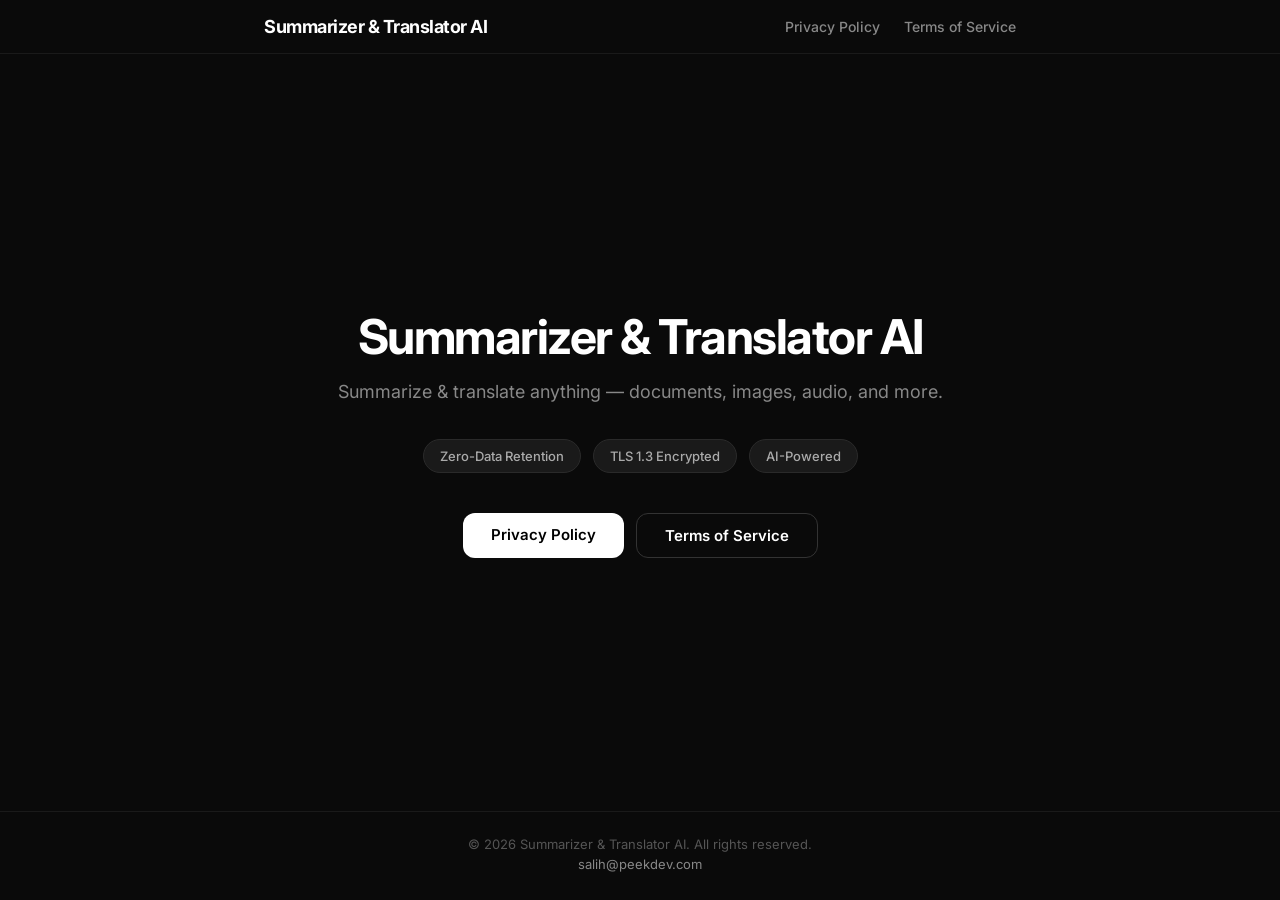
<file: index.html>
<!DOCTYPE html>
<html lang="en">
<head>
    <meta charset="UTF-8">
    <meta name="viewport" content="width=device-width, initial-scale=1.0">
    <title>Summarizer & Translator AI</title>
    <link rel="stylesheet" href="style.css">
    <link rel="preconnect" href="https://fonts.googleapis.com">
    <link rel="preconnect" href="https://fonts.gstatic.com" crossorigin>
    <link href="https://fonts.googleapis.com/css2?family=Inter:wght@400;500;600;700&display=swap" rel="stylesheet">
</head>
<body>
    <nav>
        <div class="nav-container">
            <a href="/" class="logo">Summarizer & Translator AI</a>
            <div class="nav-links">
                <a href="privacy.html">Privacy Policy</a>
                <a href="terms.html">Terms of Service</a>
            </div>
        </div>
    </nav>

    <main class="hero">
        <h1>Summarizer & Translator AI</h1>
        <p class="tagline">Summarize & translate anything — documents, images, audio, and more.</p>
        <div class="badges">
            <span class="badge">Zero-Data Retention</span>
            <span class="badge">TLS 1.3 Encrypted</span>
            <span class="badge">AI-Powered</span>
        </div>
        <div class="links">
            <a href="privacy.html" class="btn">Privacy Policy</a>
            <a href="terms.html" class="btn btn-outline">Terms of Service</a>
        </div>
    </main>

    <footer>
        <p>&copy; 2026 Summarizer & Translator AI. All rights reserved.</p>
        <p><a href="mailto:salih@peekdev.com">salih@peekdev.com</a></p>
    </footer>
</body>
</html>
</file>
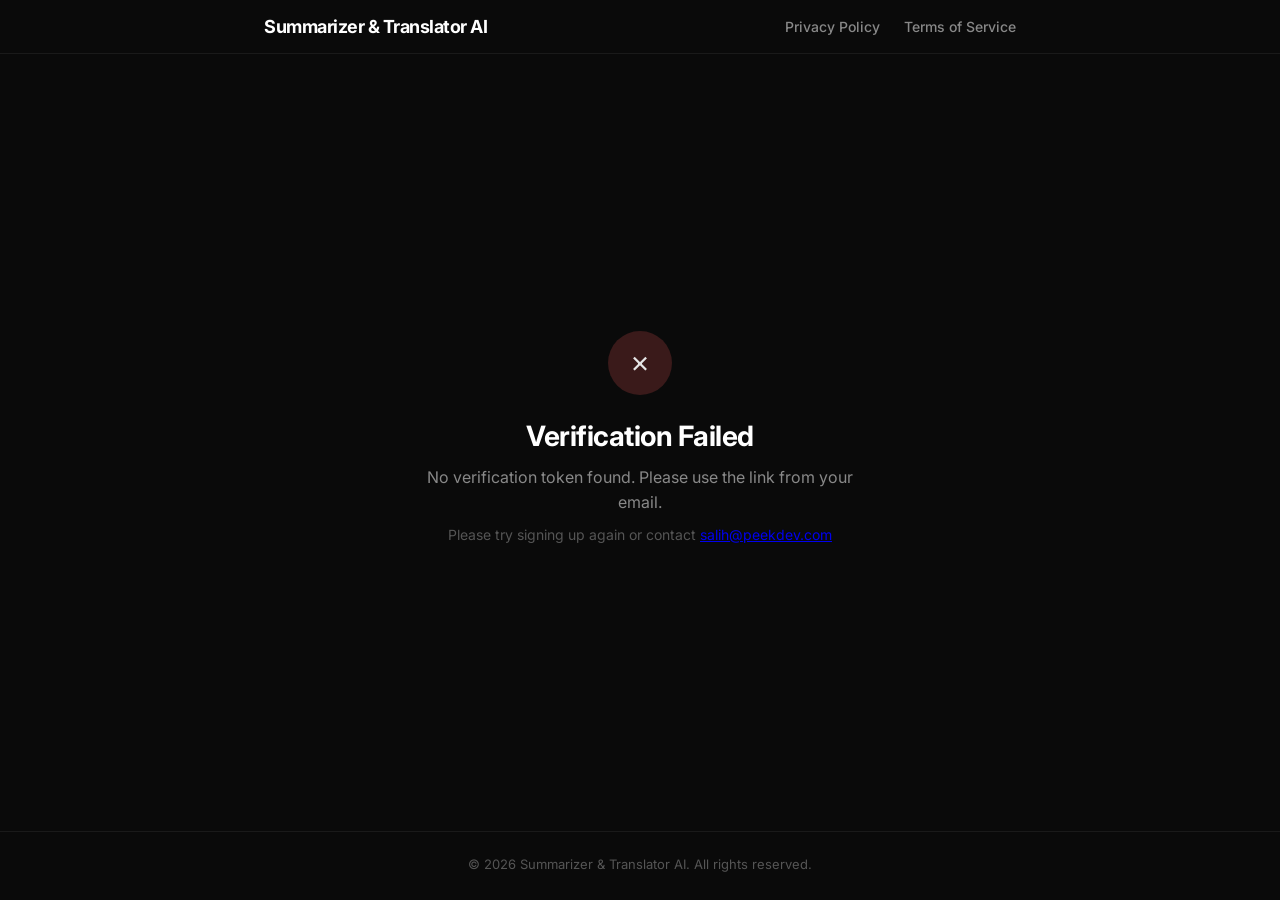
<file: confirm.html>
<!DOCTYPE html>
<html lang="en">
<head>
    <meta charset="UTF-8">
    <meta name="viewport" content="width=device-width, initial-scale=1.0">
    <title>Email Verification - Summarizer & Translator AI</title>
    <link rel="stylesheet" href="style.css">
    <link rel="preconnect" href="https://fonts.googleapis.com">
    <link rel="preconnect" href="https://fonts.gstatic.com" crossorigin>
    <link href="https://fonts.googleapis.com/css2?family=Inter:wght@400;500;600;700&display=swap" rel="stylesheet">
</head>
<body>
    <nav>
        <div class="nav-container">
            <a href="/" class="logo">Summarizer & Translator AI</a>
            <div class="nav-links">
                <a href="privacy.html">Privacy Policy</a>
                <a href="terms.html">Terms of Service</a>
            </div>
        </div>
    </nav>

    <div class="confirm-container" id="loading">
        <div class="spinner"></div>
        <h1>Verifying your email...</h1>
        <p>Please wait a moment.</p>
    </div>

    <div class="confirm-container" id="success" style="display:none;">
        <div class="confirm-icon">&#10003;</div>
        <h1>Email Verified!</h1>
        <p>Your email has been successfully verified.</p>
        <p>Open the <strong>Summarizer & Translator AI</strong> app, tap <strong>Sign In</strong>, and log in with your email and password.</p>
        <p class="sub">You can close this page now.</p>
    </div>

    <div class="confirm-container" id="error" style="display:none;">
        <div class="confirm-icon error">&#10007;</div>
        <h1>Verification Failed</h1>
        <p id="error-message">The verification link may have expired or is invalid.</p>
        <p class="sub">Please try signing up again or contact <a href="mailto:salih@peekdev.com">salih@peekdev.com</a></p>
    </div>

    <footer>
        <p>&copy; 2026 Summarizer & Translator AI. All rights reserved.</p>
    </footer>

    <script>
        async function verifyEmail() {
            const searchParams = new URLSearchParams(window.location.search);
            const hash = window.location.hash.substring(1);
            const hashParams = new URLSearchParams(hash);

            const code = searchParams.get('code');
            const tokenHash = searchParams.get('token_hash');
            const type = searchParams.get('type');
            const accessToken = hashParams.get('access_token');

            if (code) {
                // PKCE flow: Supabase already verified the token server-side
                // and redirected here with a code — verification is complete
                showSuccess();
            } else if (tokenHash && type) {
                // Direct token_hash flow
                try {
                    const supabaseUrl = 'https://fndysksfjlkbwyxsxkyt.supabase.co';
                    const supabaseKey = 'eyJhbGciOiJIUzI1NiIsInR5cCI6IkpXVCJ9.eyJpc3MiOiJzdXBhYmFzZSIsInJlZiI6ImZuZHlza3NmamxrYnd5eHN4a3l0Iiwicm9sZSI6ImFub24iLCJpYXQiOjE3NzI3NTIxOTMsImV4cCI6MjA4ODMyODE5M30.mudD_uj1-pxfGpCyIdZ0vXCAn6cI6sPimbEryB2TaEU';
                    const response = await fetch(`${supabaseUrl}/auth/v1/verify`, {
                        method: 'POST',
                        headers: {
                            'Content-Type': 'application/json',
                            'apikey': supabaseKey
                        },
                        body: JSON.stringify({ token_hash: tokenHash, type: type })
                    });
                    if (response.ok) {
                        showSuccess();
                    } else {
                        const data = await response.json();
                        showError(data.error_description || data.msg || 'Verification failed.');
                    }
                } catch (e) {
                    showError('Network error. Please try again.');
                }
            } else if (accessToken) {
                // Implicit flow
                showSuccess();
            } else {
                showError('No verification token found. Please use the link from your email.');
            }
        }

        function showSuccess() {
            document.getElementById('loading').style.display = 'none';
            document.getElementById('success').style.display = 'flex';
        }

        function showError(message) {
            document.getElementById('loading').style.display = 'none';
            document.getElementById('error').style.display = 'flex';
            if (message) {
                document.getElementById('error-message').textContent = message;
            }
        }

        verifyEmail();
    </script>
</body>
</html>
</file>
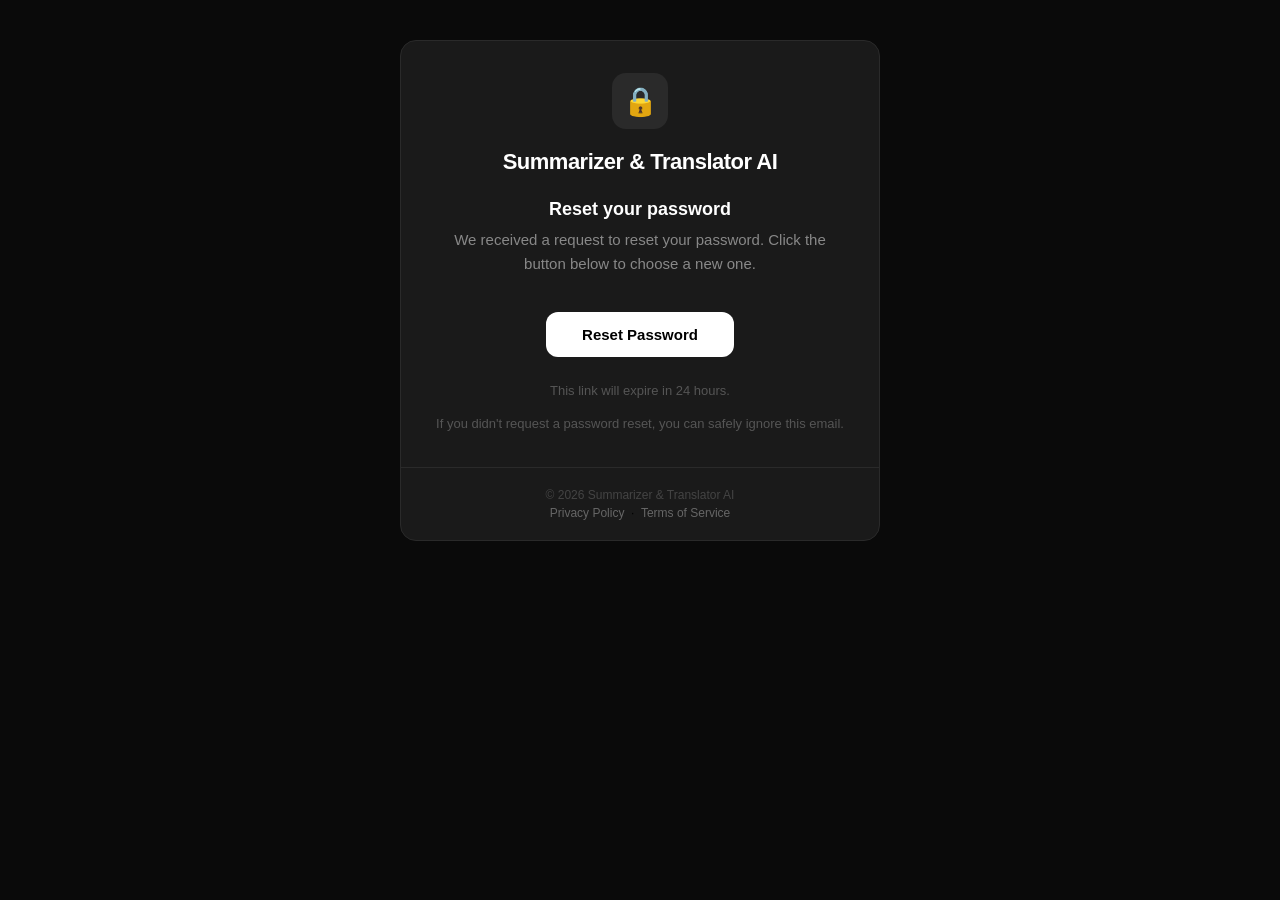
<file: email-template-reset.html>
<!DOCTYPE html>
<html>
<head>
  <meta charset="utf-8">
  <meta name="viewport" content="width=device-width, initial-scale=1.0">
</head>
<body style="margin:0;padding:0;background-color:#0a0a0a;font-family:-apple-system,BlinkMacSystemFont,'Segoe UI',Roboto,'Helvetica Neue',Arial,sans-serif;">
  <table role="presentation" width="100%" cellpadding="0" cellspacing="0" style="background-color:#0a0a0a;padding:40px 0;">
    <tr>
      <td align="center">
        <table role="presentation" width="480" cellpadding="0" cellspacing="0" style="max-width:480px;width:100%;background-color:#1a1a1a;border-radius:16px;border:1px solid #2a2a2a;overflow:hidden;">

          <!-- Header -->
          <tr>
            <td style="padding:32px 32px 0;text-align:center;">
              <div style="width:56px;height:56px;background-color:#2a2a2a;border-radius:14px;display:inline-flex;align-items:center;justify-content:center;margin-bottom:20px;">
                <span style="font-size:28px;">&#128274;</span>
              </div>
              <h1 style="margin:0;font-size:22px;font-weight:700;color:#ffffff;letter-spacing:-0.5px;">
                Summarizer & Translator AI
              </h1>
            </td>
          </tr>

          <!-- Body -->
          <tr>
            <td style="padding:24px 32px 12px;text-align:center;">
              <h2 style="margin:0 0 8px;font-size:18px;font-weight:600;color:#ffffff;">
                Reset your password
              </h2>
              <p style="margin:0;font-size:15px;color:#888888;line-height:1.6;">
                We received a request to reset your password. Click the button below to choose a new one.
              </p>
            </td>
          </tr>

          <!-- Button -->
          <tr>
            <td style="padding:24px 32px;text-align:center;">
              <a href="https://sbkokesmer.github.io/summarizer-website/reset-password.html"
                 style="display:inline-block;padding:14px 36px;background-color:#ffffff;color:#000000;font-size:15px;font-weight:600;text-decoration:none;border-radius:12px;">
                Reset Password
              </a>
            </td>
          </tr>

          <!-- Note -->
          <tr>
            <td style="padding:0 32px 12px;text-align:center;">
              <p style="margin:0;font-size:13px;color:#555555;line-height:1.6;">
                This link will expire in 24 hours.
              </p>
            </td>
          </tr>
          <tr>
            <td style="padding:0 32px 32px;text-align:center;">
              <p style="margin:0;font-size:13px;color:#555555;line-height:1.6;">
                If you didn't request a password reset, you can safely ignore this email.
              </p>
            </td>
          </tr>

          <!-- Footer -->
          <tr>
            <td style="padding:20px 32px;border-top:1px solid #2a2a2a;text-align:center;">
              <p style="margin:0;font-size:12px;color:#444444;">
                &copy; 2026 Summarizer & Translator AI
              </p>
              <p style="margin:4px 0 0;font-size:12px;">
                <a href="https://sbkokesmer.github.io/summarizer-website/privacy.html" style="color:#666666;text-decoration:none;">Privacy Policy</a>
                &nbsp;&middot;&nbsp;
                <a href="https://sbkokesmer.github.io/summarizer-website/terms.html" style="color:#666666;text-decoration:none;">Terms of Service</a>
              </p>
            </td>
          </tr>

        </table>
      </td>
    </tr>
  </table>
</body>
</html>
</file>
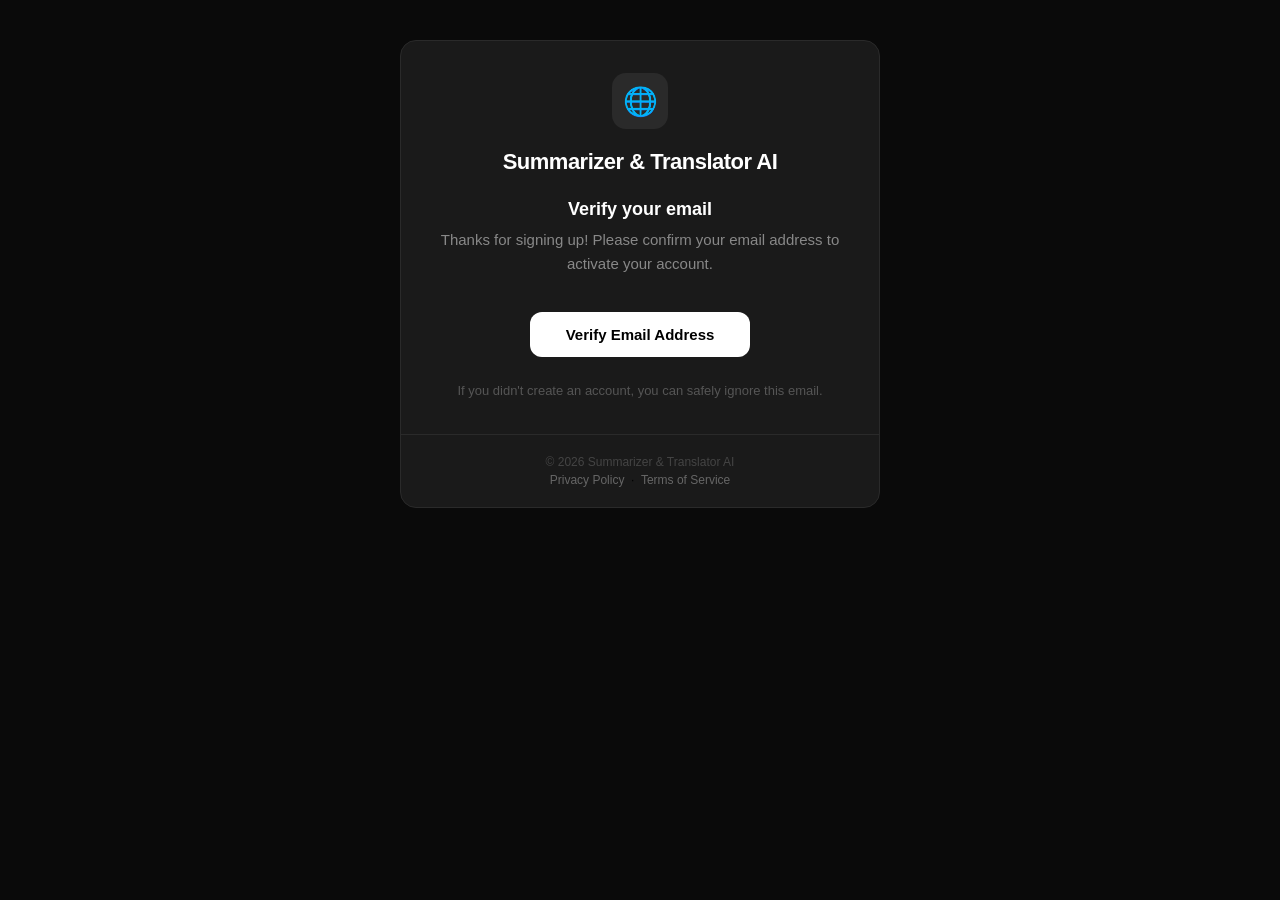
<file: email-template.html>
<!DOCTYPE html>
<html>
<head>
  <meta charset="utf-8">
  <meta name="viewport" content="width=device-width, initial-scale=1.0">
</head>
<body style="margin:0;padding:0;background-color:#0a0a0a;font-family:-apple-system,BlinkMacSystemFont,'Segoe UI',Roboto,'Helvetica Neue',Arial,sans-serif;">
  <table role="presentation" width="100%" cellpadding="0" cellspacing="0" style="background-color:#0a0a0a;padding:40px 0;">
    <tr>
      <td align="center">
        <table role="presentation" width="480" cellpadding="0" cellspacing="0" style="max-width:480px;width:100%;background-color:#1a1a1a;border-radius:16px;border:1px solid #2a2a2a;overflow:hidden;">

          <!-- Header -->
          <tr>
            <td style="padding:32px 32px 0;text-align:center;">
              <div style="width:56px;height:56px;background-color:#2a2a2a;border-radius:14px;display:inline-flex;align-items:center;justify-content:center;margin-bottom:20px;">
                <span style="font-size:28px;">&#127760;</span>
              </div>
              <h1 style="margin:0;font-size:22px;font-weight:700;color:#ffffff;letter-spacing:-0.5px;">
                Summarizer & Translator AI
              </h1>
            </td>
          </tr>

          <!-- Body -->
          <tr>
            <td style="padding:24px 32px 12px;text-align:center;">
              <h2 style="margin:0 0 8px;font-size:18px;font-weight:600;color:#ffffff;">
                Verify your email
              </h2>
              <p style="margin:0;font-size:15px;color:#888888;line-height:1.6;">
                Thanks for signing up! Please confirm your email address to activate your account.
              </p>
            </td>
          </tr>

          <!-- Button -->
          <tr>
            <td style="padding:24px 32px;text-align:center;">
              <a href="https://sbkokesmer.github.io/summarizer-website/confirm.html?token_hash={{ .TokenHash }}&type=signup"
                 style="display:inline-block;padding:14px 36px;background-color:#ffffff;color:#000000;font-size:15px;font-weight:600;text-decoration:none;border-radius:12px;">
                Verify Email Address
              </a>
            </td>
          </tr>

          <!-- Note -->
          <tr>
            <td style="padding:0 32px 32px;text-align:center;">
              <p style="margin:0;font-size:13px;color:#555555;line-height:1.6;">
                If you didn't create an account, you can safely ignore this email.
              </p>
            </td>
          </tr>

          <!-- Footer -->
          <tr>
            <td style="padding:20px 32px;border-top:1px solid #2a2a2a;text-align:center;">
              <p style="margin:0;font-size:12px;color:#444444;">
                &copy; 2026 Summarizer & Translator AI
              </p>
              <p style="margin:4px 0 0;font-size:12px;">
                <a href="https://sbkokesmer.github.io/summarizer-website/privacy.html" style="color:#666666;text-decoration:none;">Privacy Policy</a>
                &nbsp;&middot;&nbsp;
                <a href="https://sbkokesmer.github.io/summarizer-website/terms.html" style="color:#666666;text-decoration:none;">Terms of Service</a>
              </p>
            </td>
          </tr>

        </table>
      </td>
    </tr>
  </table>
</body>
</html>
</file>
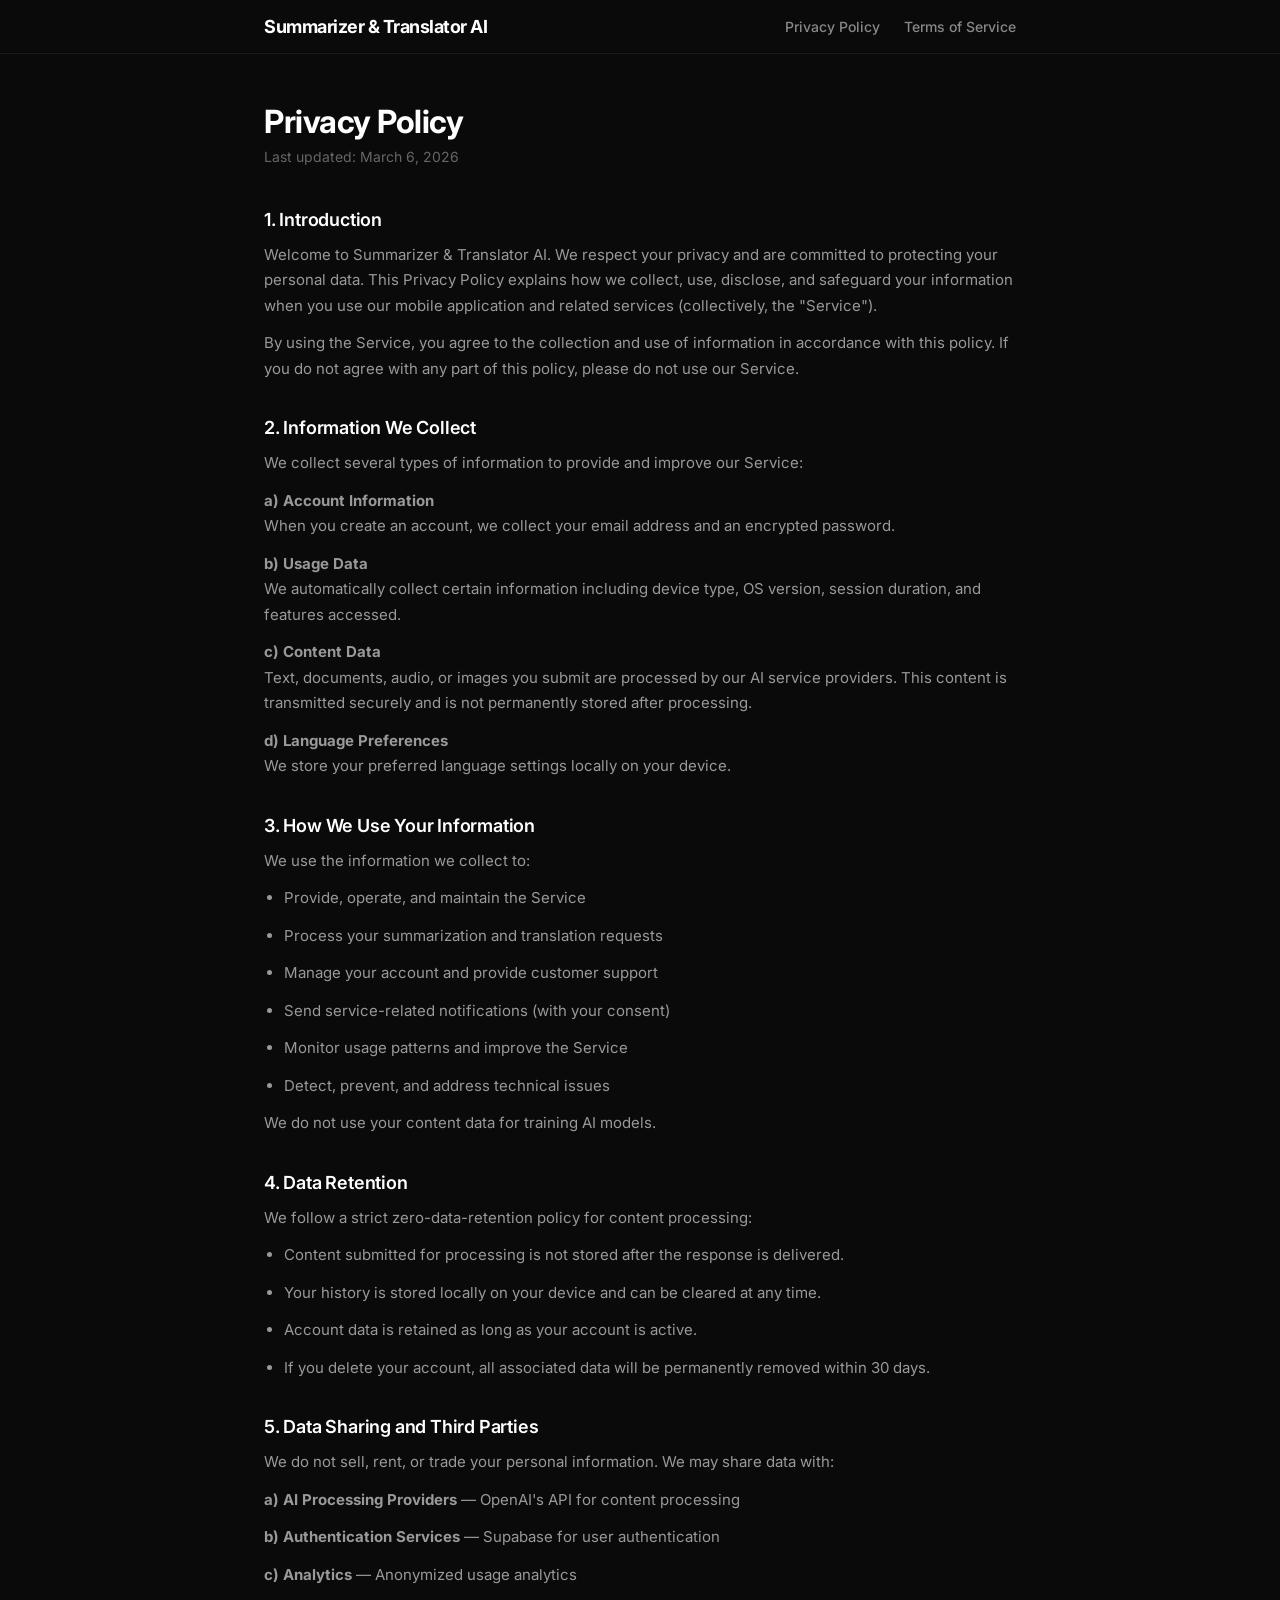
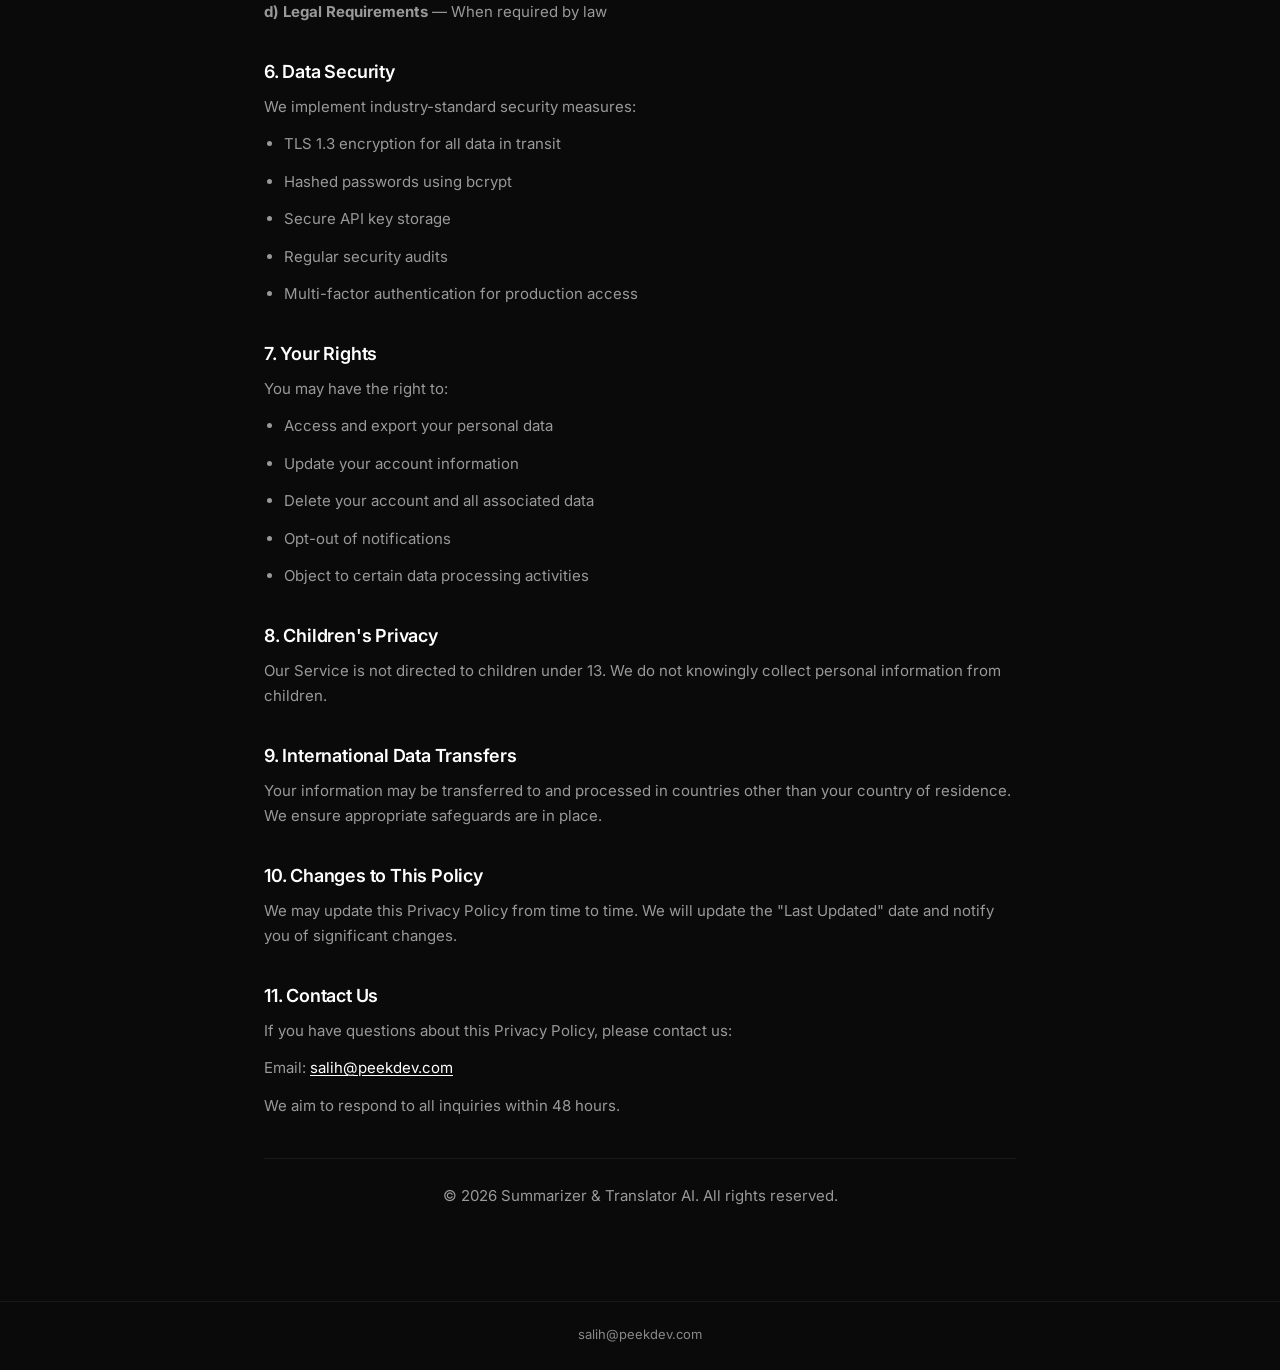
<file: privacy.html>
<!DOCTYPE html>
<html lang="en">
<head>
    <meta charset="UTF-8">
    <meta name="viewport" content="width=device-width, initial-scale=1.0">
    <title>Privacy Policy - Summarizer & Translator AI</title>
    <link rel="stylesheet" href="style.css">
    <link rel="preconnect" href="https://fonts.googleapis.com">
    <link rel="preconnect" href="https://fonts.gstatic.com" crossorigin>
    <link href="https://fonts.googleapis.com/css2?family=Inter:wght@400;500;600;700&display=swap" rel="stylesheet">
</head>
<body>
    <nav>
        <div class="nav-container">
            <a href="/" class="logo">Summarizer & Translator AI</a>
            <div class="nav-links">
                <a href="privacy.html">Privacy Policy</a>
                <a href="terms.html">Terms of Service</a>
            </div>
        </div>
    </nav>

    <div class="page-content">
        <h1>Privacy Policy</h1>
        <p class="updated">Last updated: March 6, 2026</p>

        <h2>1. Introduction</h2>
        <p>Welcome to Summarizer & Translator AI. We respect your privacy and are committed to protecting your personal data. This Privacy Policy explains how we collect, use, disclose, and safeguard your information when you use our mobile application and related services (collectively, the "Service").</p>
        <p>By using the Service, you agree to the collection and use of information in accordance with this policy. If you do not agree with any part of this policy, please do not use our Service.</p>

        <h2>2. Information We Collect</h2>
        <p>We collect several types of information to provide and improve our Service:</p>
        <p><strong>a) Account Information</strong><br>When you create an account, we collect your email address and an encrypted password.</p>
        <p><strong>b) Usage Data</strong><br>We automatically collect certain information including device type, OS version, session duration, and features accessed.</p>
        <p><strong>c) Content Data</strong><br>Text, documents, audio, or images you submit are processed by our AI service providers. This content is transmitted securely and is not permanently stored after processing.</p>
        <p><strong>d) Language Preferences</strong><br>We store your preferred language settings locally on your device.</p>

        <h2>3. How We Use Your Information</h2>
        <p>We use the information we collect to:</p>
        <ul>
            <li>Provide, operate, and maintain the Service</li>
            <li>Process your summarization and translation requests</li>
            <li>Manage your account and provide customer support</li>
            <li>Send service-related notifications (with your consent)</li>
            <li>Monitor usage patterns and improve the Service</li>
            <li>Detect, prevent, and address technical issues</li>
        </ul>
        <p>We do not use your content data for training AI models.</p>

        <h2>4. Data Retention</h2>
        <p>We follow a strict zero-data-retention policy for content processing:</p>
        <ul>
            <li>Content submitted for processing is not stored after the response is delivered.</li>
            <li>Your history is stored locally on your device and can be cleared at any time.</li>
            <li>Account data is retained as long as your account is active.</li>
            <li>If you delete your account, all associated data will be permanently removed within 30 days.</li>
        </ul>

        <h2>5. Data Sharing and Third Parties</h2>
        <p>We do not sell, rent, or trade your personal information. We may share data with:</p>
        <p><strong>a) AI Processing Providers</strong> — OpenAI's API for content processing</p>
        <p><strong>b) Authentication Services</strong> — Supabase for user authentication</p>
        <p><strong>c) Analytics</strong> — Anonymized usage analytics</p>
        <p><strong>d) Legal Requirements</strong> — When required by law</p>

        <h2>6. Data Security</h2>
        <p>We implement industry-standard security measures:</p>
        <ul>
            <li>TLS 1.3 encryption for all data in transit</li>
            <li>Hashed passwords using bcrypt</li>
            <li>Secure API key storage</li>
            <li>Regular security audits</li>
            <li>Multi-factor authentication for production access</li>
        </ul>

        <h2>7. Your Rights</h2>
        <p>You may have the right to:</p>
        <ul>
            <li>Access and export your personal data</li>
            <li>Update your account information</li>
            <li>Delete your account and all associated data</li>
            <li>Opt-out of notifications</li>
            <li>Object to certain data processing activities</li>
        </ul>

        <h2>8. Children's Privacy</h2>
        <p>Our Service is not directed to children under 13. We do not knowingly collect personal information from children.</p>

        <h2>9. International Data Transfers</h2>
        <p>Your information may be transferred to and processed in countries other than your country of residence. We ensure appropriate safeguards are in place.</p>

        <h2>10. Changes to This Policy</h2>
        <p>We may update this Privacy Policy from time to time. We will update the "Last Updated" date and notify you of significant changes.</p>

        <h2>11. Contact Us</h2>
        <p>If you have questions about this Privacy Policy, please contact us:</p>
        <p>Email: <a href="mailto:salih@peekdev.com">salih@peekdev.com</a></p>
        <p>We aim to respond to all inquiries within 48 hours.</p>

        <hr class="divider">
        <p class="copyright">&copy; 2026 Summarizer & Translator AI. All rights reserved.</p>
    </div>

    <footer>
        <p><a href="mailto:salih@peekdev.com">salih@peekdev.com</a></p>
    </footer>
</body>
</html>
</file>
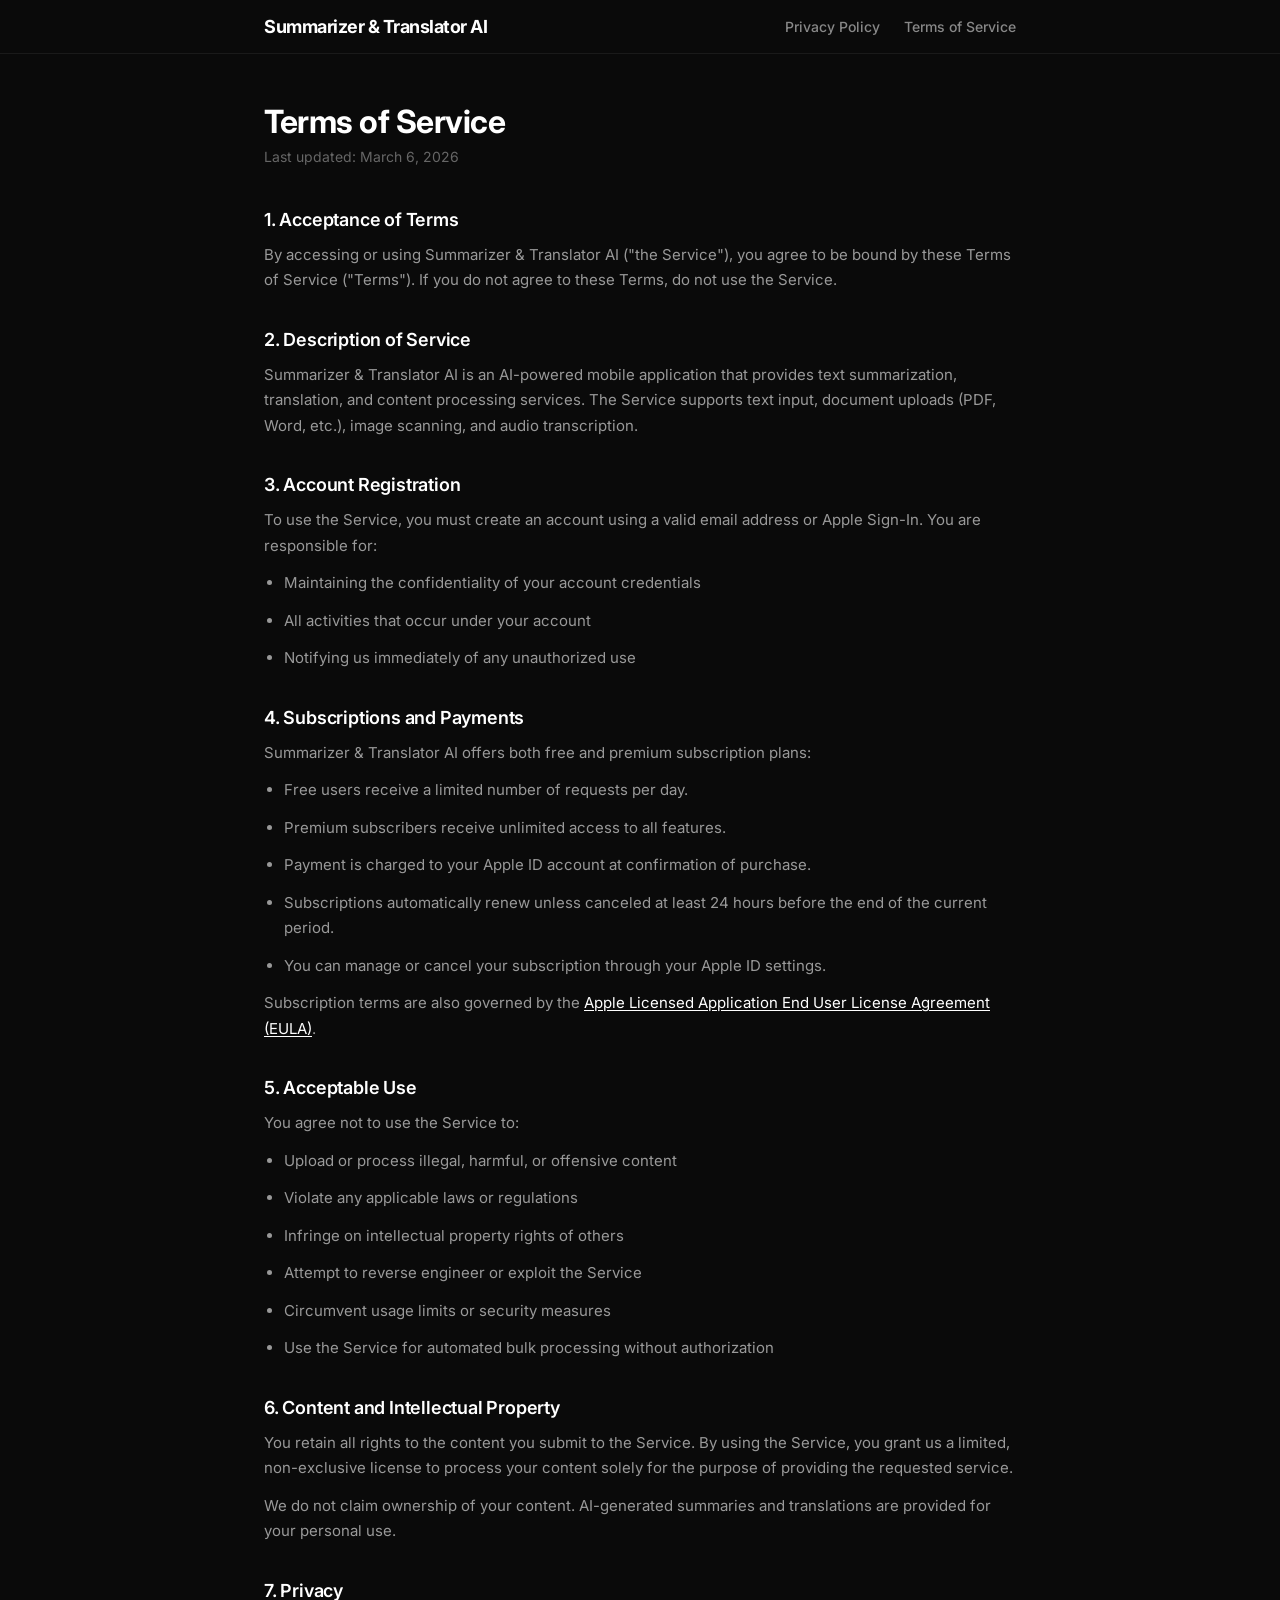
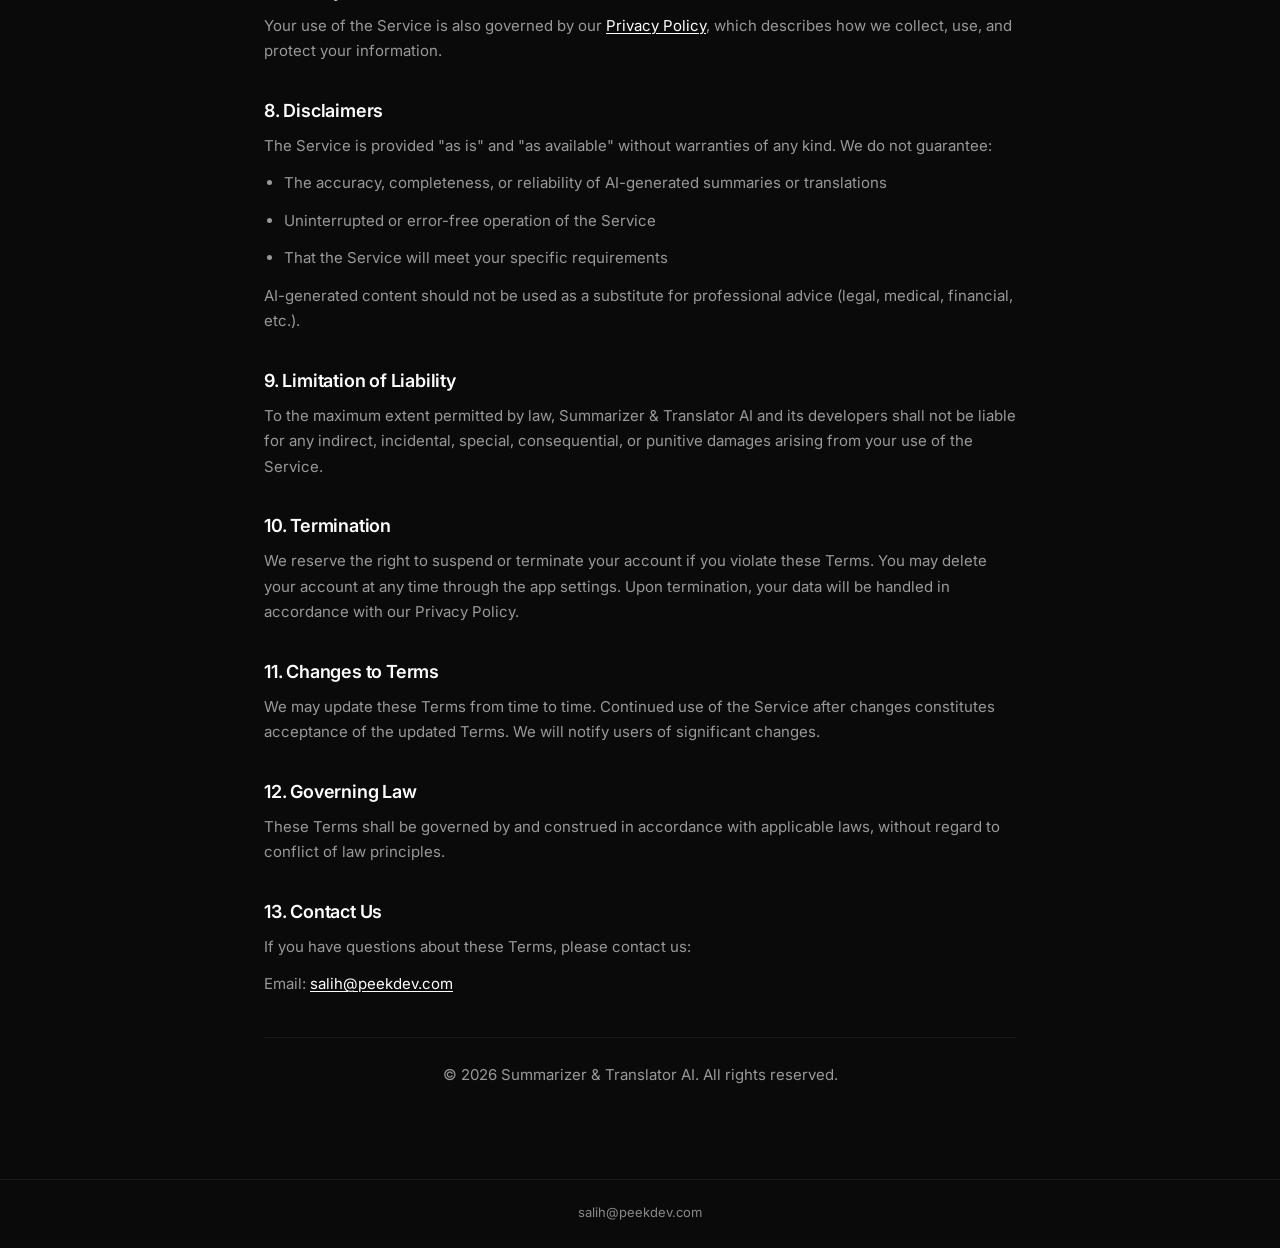
<file: terms.html>
<!DOCTYPE html>
<html lang="en">
<head>
    <meta charset="UTF-8">
    <meta name="viewport" content="width=device-width, initial-scale=1.0">
    <title>Terms of Service - Summarizer & Translator AI</title>
    <link rel="stylesheet" href="style.css">
    <link rel="preconnect" href="https://fonts.googleapis.com">
    <link rel="preconnect" href="https://fonts.gstatic.com" crossorigin>
    <link href="https://fonts.googleapis.com/css2?family=Inter:wght@400;500;600;700&display=swap" rel="stylesheet">
</head>
<body>
    <nav>
        <div class="nav-container">
            <a href="/" class="logo">Summarizer & Translator AI</a>
            <div class="nav-links">
                <a href="privacy.html">Privacy Policy</a>
                <a href="terms.html">Terms of Service</a>
            </div>
        </div>
    </nav>

    <div class="page-content">
        <h1>Terms of Service</h1>
        <p class="updated">Last updated: March 6, 2026</p>

        <h2>1. Acceptance of Terms</h2>
        <p>By accessing or using Summarizer & Translator AI ("the Service"), you agree to be bound by these Terms of Service ("Terms"). If you do not agree to these Terms, do not use the Service.</p>

        <h2>2. Description of Service</h2>
        <p>Summarizer & Translator AI is an AI-powered mobile application that provides text summarization, translation, and content processing services. The Service supports text input, document uploads (PDF, Word, etc.), image scanning, and audio transcription.</p>

        <h2>3. Account Registration</h2>
        <p>To use the Service, you must create an account using a valid email address or Apple Sign-In. You are responsible for:</p>
        <ul>
            <li>Maintaining the confidentiality of your account credentials</li>
            <li>All activities that occur under your account</li>
            <li>Notifying us immediately of any unauthorized use</li>
        </ul>

        <h2>4. Subscriptions and Payments</h2>
        <p>Summarizer & Translator AI offers both free and premium subscription plans:</p>
        <ul>
            <li>Free users receive a limited number of requests per day.</li>
            <li>Premium subscribers receive unlimited access to all features.</li>
            <li>Payment is charged to your Apple ID account at confirmation of purchase.</li>
            <li>Subscriptions automatically renew unless canceled at least 24 hours before the end of the current period.</li>
            <li>You can manage or cancel your subscription through your Apple ID settings.</li>
        </ul>
        <p>Subscription terms are also governed by the <a href="https://www.apple.com/legal/internet-services/itunes/dev/stdeula/" target="_blank" rel="noopener">Apple Licensed Application End User License Agreement (EULA)</a>.</p>

        <h2>5. Acceptable Use</h2>
        <p>You agree not to use the Service to:</p>
        <ul>
            <li>Upload or process illegal, harmful, or offensive content</li>
            <li>Violate any applicable laws or regulations</li>
            <li>Infringe on intellectual property rights of others</li>
            <li>Attempt to reverse engineer or exploit the Service</li>
            <li>Circumvent usage limits or security measures</li>
            <li>Use the Service for automated bulk processing without authorization</li>
        </ul>

        <h2>6. Content and Intellectual Property</h2>
        <p>You retain all rights to the content you submit to the Service. By using the Service, you grant us a limited, non-exclusive license to process your content solely for the purpose of providing the requested service.</p>
        <p>We do not claim ownership of your content. AI-generated summaries and translations are provided for your personal use.</p>

        <h2>7. Privacy</h2>
        <p>Your use of the Service is also governed by our <a href="privacy.html">Privacy Policy</a>, which describes how we collect, use, and protect your information.</p>

        <h2>8. Disclaimers</h2>
        <p>The Service is provided "as is" and "as available" without warranties of any kind. We do not guarantee:</p>
        <ul>
            <li>The accuracy, completeness, or reliability of AI-generated summaries or translations</li>
            <li>Uninterrupted or error-free operation of the Service</li>
            <li>That the Service will meet your specific requirements</li>
        </ul>
        <p>AI-generated content should not be used as a substitute for professional advice (legal, medical, financial, etc.).</p>

        <h2>9. Limitation of Liability</h2>
        <p>To the maximum extent permitted by law, Summarizer & Translator AI and its developers shall not be liable for any indirect, incidental, special, consequential, or punitive damages arising from your use of the Service.</p>

        <h2>10. Termination</h2>
        <p>We reserve the right to suspend or terminate your account if you violate these Terms. You may delete your account at any time through the app settings. Upon termination, your data will be handled in accordance with our Privacy Policy.</p>

        <h2>11. Changes to Terms</h2>
        <p>We may update these Terms from time to time. Continued use of the Service after changes constitutes acceptance of the updated Terms. We will notify users of significant changes.</p>

        <h2>12. Governing Law</h2>
        <p>These Terms shall be governed by and construed in accordance with applicable laws, without regard to conflict of law principles.</p>

        <h2>13. Contact Us</h2>
        <p>If you have questions about these Terms, please contact us:</p>
        <p>Email: <a href="mailto:salih@peekdev.com">salih@peekdev.com</a></p>

        <hr class="divider">
        <p class="copyright">&copy; 2026 Summarizer & Translator AI. All rights reserved.</p>
    </div>

    <footer>
        <p><a href="mailto:salih@peekdev.com">salih@peekdev.com</a></p>
    </footer>
</body>
</html>
</file>
<file: style.css>
* {
    margin: 0;
    padding: 0;
    box-sizing: border-box;
}

body {
    font-family: 'Inter', -apple-system, BlinkMacSystemFont, sans-serif;
    background: #0a0a0a;
    color: #e5e5e5;
    min-height: 100vh;
    display: flex;
    flex-direction: column;
}

/* Nav */
nav {
    border-bottom: 1px solid #1a1a1a;
    padding: 16px 0;
}

.nav-container {
    max-width: 800px;
    margin: 0 auto;
    padding: 0 24px;
    display: flex;
    justify-content: space-between;
    align-items: center;
}

.logo {
    font-size: 18px;
    font-weight: 700;
    color: #fff;
    text-decoration: none;
    letter-spacing: -0.5px;
}

.nav-links {
    display: flex;
    gap: 24px;
}

.nav-links a {
    color: #888;
    text-decoration: none;
    font-size: 14px;
    font-weight: 500;
    transition: color 0.2s;
}

.nav-links a:hover {
    color: #fff;
}

/* Hero */
.hero {
    max-width: 800px;
    margin: 0 auto;
    padding: 80px 24px;
    text-align: center;
    flex: 1;
    display: flex;
    flex-direction: column;
    align-items: center;
    justify-content: center;
}

.hero h1 {
    font-size: 48px;
    font-weight: 700;
    color: #fff;
    letter-spacing: -1.5px;
    margin-bottom: 12px;
}

.tagline {
    font-size: 18px;
    color: #888;
    margin-bottom: 32px;
    line-height: 1.6;
}

.badges {
    display: flex;
    gap: 12px;
    margin-bottom: 40px;
    flex-wrap: wrap;
    justify-content: center;
}

.badge {
    background: #1a1a1a;
    border: 1px solid #2a2a2a;
    padding: 8px 16px;
    border-radius: 100px;
    font-size: 13px;
    font-weight: 500;
    color: #aaa;
}

.links {
    display: flex;
    gap: 12px;
}

.btn {
    display: inline-block;
    padding: 12px 28px;
    border-radius: 12px;
    font-size: 15px;
    font-weight: 600;
    text-decoration: none;
    transition: all 0.2s;
}

.btn:not(.btn-outline) {
    background: #fff;
    color: #000;
}

.btn:not(.btn-outline):hover {
    background: #e0e0e0;
}

.btn-outline {
    background: transparent;
    color: #fff;
    border: 1px solid #333;
}

.btn-outline:hover {
    border-color: #555;
    background: #111;
}

/* Page content */
.page-content {
    max-width: 800px;
    margin: 0 auto;
    padding: 48px 24px 80px;
    flex: 1;
}

.page-content h1 {
    font-size: 32px;
    font-weight: 700;
    color: #fff;
    letter-spacing: -0.5px;
    margin-bottom: 4px;
}

.page-content .updated {
    font-size: 14px;
    color: #666;
    margin-bottom: 40px;
}

.page-content h2 {
    font-size: 18px;
    font-weight: 600;
    color: #fff;
    margin-top: 36px;
    margin-bottom: 12px;
    letter-spacing: -0.2px;
}

.page-content p,
.page-content li {
    font-size: 15px;
    color: #999;
    line-height: 1.7;
    margin-bottom: 12px;
}

.page-content ul {
    padding-left: 20px;
    margin-bottom: 12px;
}

.page-content a {
    color: #fff;
    text-decoration: underline;
    text-underline-offset: 2px;
}

.divider {
    border: none;
    border-top: 1px solid #1a1a1a;
    margin: 40px 0 24px;
}

.copyright {
    text-align: center;
    font-size: 13px;
    color: #555;
}

/* Confirm page */
.confirm-container {
    max-width: 480px;
    margin: 0 auto;
    padding: 120px 24px;
    text-align: center;
    flex: 1;
    display: flex;
    flex-direction: column;
    align-items: center;
    justify-content: center;
}

.confirm-icon {
    width: 64px;
    height: 64px;
    border-radius: 50%;
    background: #1a3a1a;
    display: flex;
    align-items: center;
    justify-content: center;
    margin-bottom: 24px;
    font-size: 28px;
}

.confirm-icon.error {
    background: #3a1a1a;
}

.confirm-container h1 {
    font-size: 28px;
    font-weight: 700;
    color: #fff;
    margin-bottom: 12px;
    letter-spacing: -0.5px;
}

.confirm-container p {
    font-size: 16px;
    color: #888;
    line-height: 1.6;
    margin-bottom: 8px;
}

.confirm-container .sub {
    font-size: 14px;
    color: #555;
}

.spinner {
    width: 32px;
    height: 32px;
    border: 3px solid #222;
    border-top-color: #fff;
    border-radius: 50%;
    animation: spin 0.8s linear infinite;
    margin-bottom: 24px;
}

@keyframes spin {
    to { transform: rotate(360deg); }
}

/* Footer */
footer {
    border-top: 1px solid #1a1a1a;
    padding: 24px;
    text-align: center;
}

footer p {
    font-size: 13px;
    color: #555;
    margin-bottom: 4px;
}

footer a {
    color: #888;
    text-decoration: none;
}

footer a:hover {
    color: #fff;
}

/* Responsive */
@media (max-width: 600px) {
    .hero h1 {
        font-size: 36px;
    }

    .tagline {
        font-size: 16px;
    }

    .links {
        flex-direction: column;
        width: 100%;
        padding: 0 24px;
    }

    .btn {
        text-align: center;
    }

    .nav-links {
        gap: 16px;
    }

    .nav-links a {
        font-size: 13px;
    }
}
</file>
